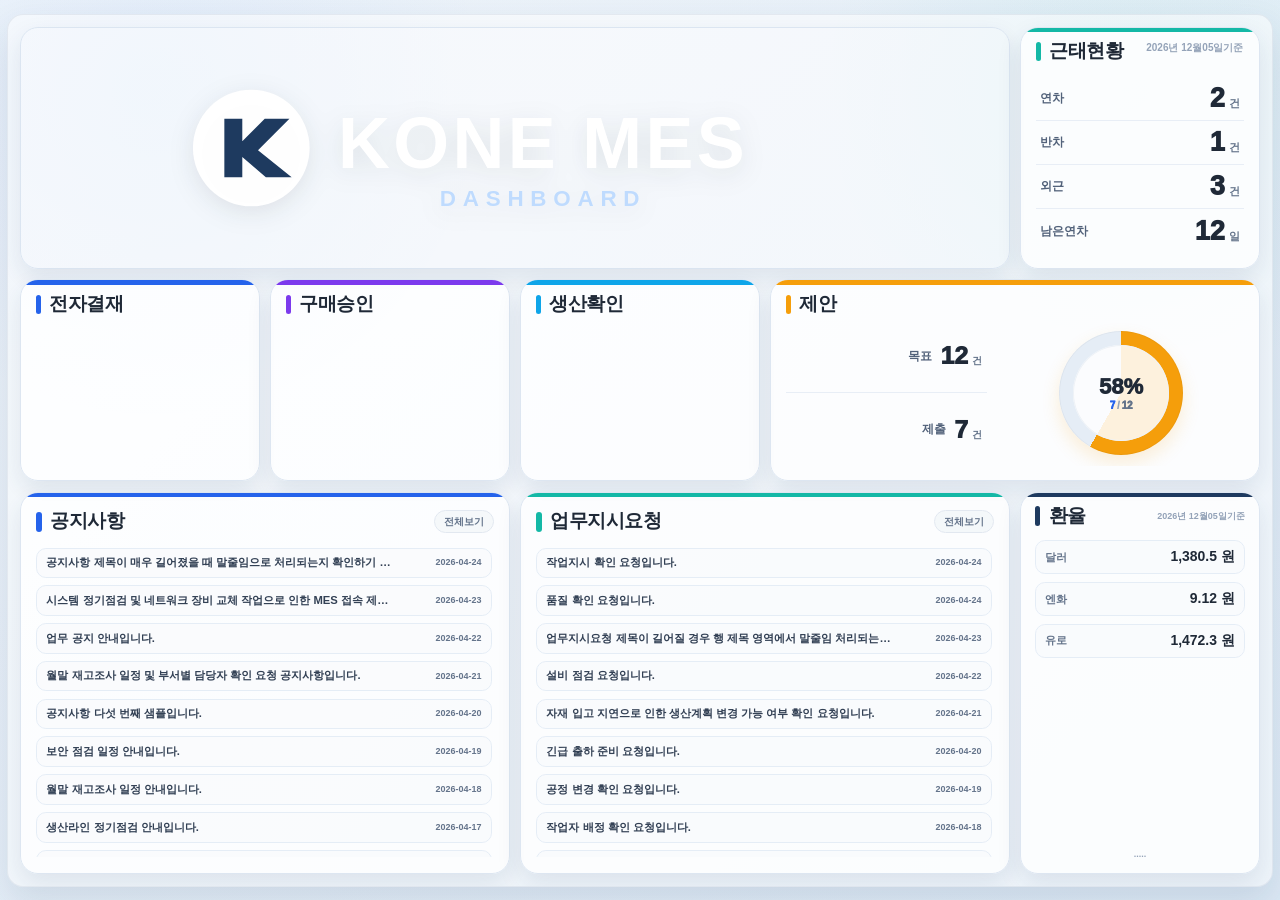
<file: index.html>
<!DOCTYPE html>
<html lang="ko" class="has-dashboard-bg ci-bg-missing">
<head>
    <meta charset="utf-8" />
    <meta name="viewport" content="width=device-width, initial-scale=1.0" />
    <title>MES Dashboard</title>
    <link rel="stylesheet" href="css/dashboard.css" />
</head>
<body>
    <div class="page">
        <main class="dashboard">
            <!--
                data-target 값은 C# WebMessageReceived의 target 값과 연결됩니다.
                예: data-target="REQUEST" → target == "REQUEST"
                값을 바꾸면 C# switch문도 같이 수정해야 합니다.
            -->
            <section class="box ci" data-target="CI">
                <img id="ciImage" class="ci-image" alt="CI" />
                <div id="ciTitle" class="ci-title"></div>
            </section>

            <section class="box attendance-card attendance" data-target="ATTENDANCE">
                <div class="card-title"></div>
                <div id="attendanceList" class="attendance-list"></div>
                <div class="card-foot"></div>
            </section>

            <section class="box metric-card approval1" data-target="APPROVAL_1">
                <div id="approvalTitle1" class="card-title"></div>
                <div id="approvalList1" class="metric-list single"></div>
                <div id="approvalFoot1" class="card-foot"></div>
            </section>

            <section class="box metric-card approval2" data-target="APPROVAL_2">
                <div id="approvalTitle2" class="card-title"></div>
                <div id="approvalList2" class="metric-list single"></div>
                <div id="approvalFoot2" class="card-foot"></div>
            </section>

            <section class="box metric-card approval3" data-target="APPROVAL_3">
                <div id="approvalTitle3" class="card-title"></div>
                <div id="approvalList3" class="metric-list single"></div>
                <div id="approvalFoot3" class="card-foot"></div>
            </section>

            <section class="box proposal-card proposal" data-target="PROPOSAL">
                <div class="card-title"></div>
                <div class="proposal-content">
                    <div class="proposal-info">
                        <div class="proposal-stat">
                            <div class="proposal-stat-label"></div>
                            <div class="proposal-stat-value">
                                <span id="proposalTargetCount">0</span>
                                <em>건</em>
                            </div>
                        </div>
                        <div class="proposal-stat">
                            <div class="proposal-stat-label"></div>
                            <div class="proposal-stat-value">
                                <span id="proposalSubmitCount">0</span>
                                <em>건</em>
                            </div>
                        </div>
                    </div>
                    <div class="proposal-chart-wrap">
                        <div id="proposalDonut" class="proposal-donut">
                            <div class="proposal-donut-inner">
                                <div id="proposalPercent" class="proposal-percent">0%</div>
                                <div id="proposalChartLabel" class="proposal-percent-label"></div>
                                <div id="proposalRatio" class="proposal-ratio">0 / 0</div>
                            </div>
                        </div>
                    </div>
                </div>
                <div class="card-foot proposal-foot"></div>
            </section>

            <section class="box board notice" data-target="NOTICE">
                <div class="board-header">
                    <div class="board-title"></div>
                    <button type="button" class="board-more" data-click-type="BOARD_MORE_CLICK" data-target="NOTICE">전체보기</button>
                </div>
                <div id="noticeList" class="board-list"></div>
                <div id="noticeFoot" class="board-foot card-foot"></div>
            </section>

            <section class="box board work-request" data-target="REQUEST">
                <div class="board-header">
                    <div class="board-title"></div>
                    <button type="button" class="board-more" data-click-type="BOARD_MORE_CLICK" data-target="REQUEST">전체보기</button>
                </div>
                <div id="workRequestList" class="board-list"></div>
                <div id="workRequestFoot" class="board-foot card-foot"></div>
            </section>

            <section class="box exchange" data-target="EXCHANGE_RATE">
                <div class="exchange-inner">
                    <div class="exchange-top">
                        <div class="exchange-title"></div>
                        <div id="exchangeBaseDate" class="exchange-date"></div>
                    </div>
                    <div id="exchangeRateList" class="rate-list"></div>
                    <div class="dots">.....</div>
                </div>
            </section>
        </main>
    </div>

    <script src="js/dashboard-app.js"></script>
    <script src="js/dashboard-fix.js"></script>
    <script src="js/sample-data.js"></script>
</body>
</html>
</file>
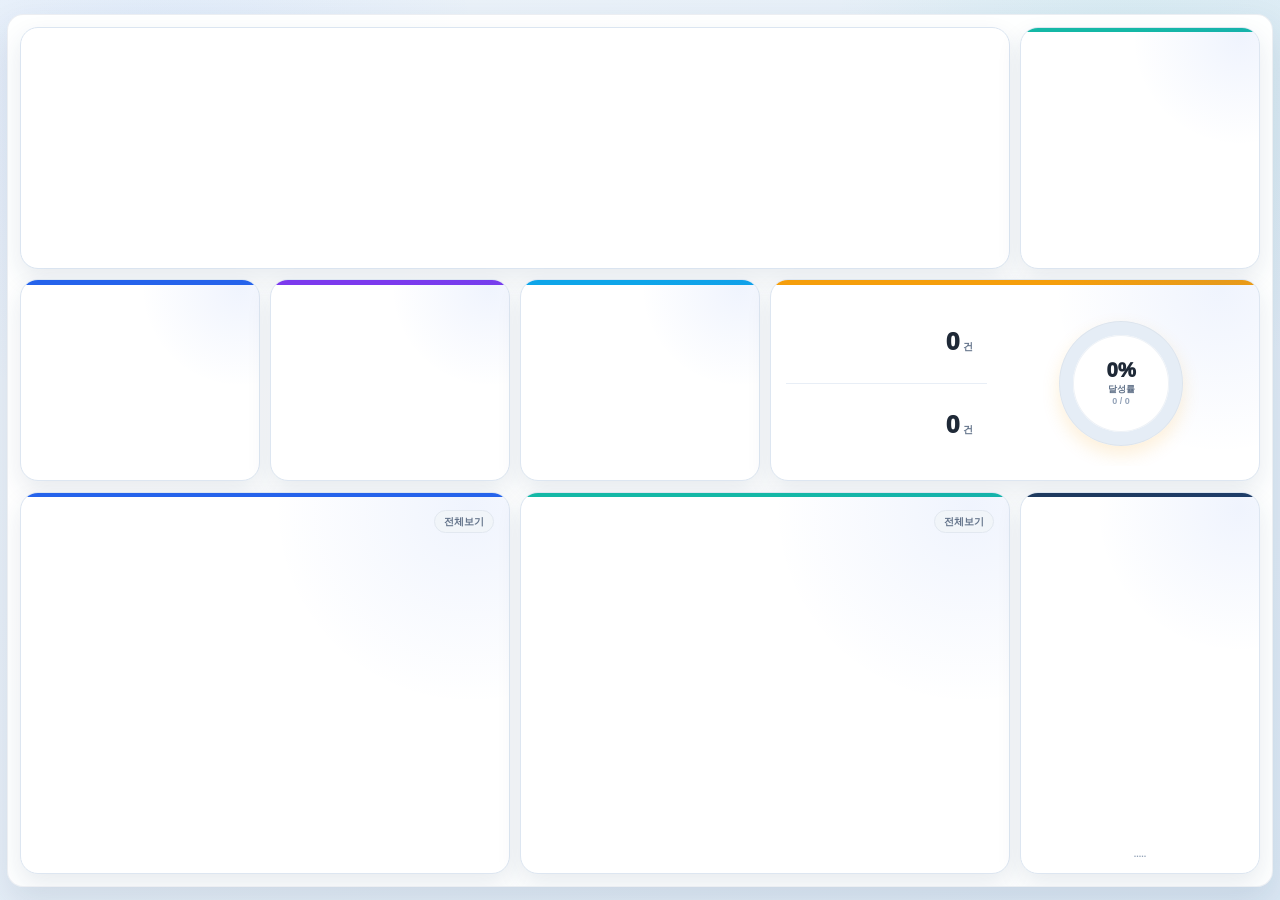
<file: standalone-resource.html>
<!DOCTYPE html>
<html lang="ko">
<head>
    <meta charset="utf-8" />
    <meta name="viewport" content="width=device-width, initial-scale=1.0" />
    <title>MES Dashboard Resource</title>

    <style>
        :root {
            --text: #1f2937;
            --sub: #64748b;
            --soft: #94a3b8;
            --card: #ffffff;
            --bd: #dde6f1;
            --navy: #1e3a5f;
            --blue: #2563eb;
            --sky: #0ea5e9;
            --teal: #14b8a6;
            --purple: #7c3aed;
            --amber: #f59e0b;
            --radius: 18px;
        }

        * {
            box-sizing: border-box;
        }

        html,
        body {
            width: 100%;
            height: 100%;
            margin: 0;
            overflow: hidden;
            font-family: "Malgun Gothic", "맑은 고딕", Arial, sans-serif;
            color: var(--text);
            background:
                radial-gradient(circle at 12% 10%, rgba(59, 130, 246, .08), transparent 24%),
                radial-gradient(circle at 88% 10%, rgba(20, 184, 166, .08), transparent 22%),
                linear-gradient(135deg, #eef4fa 0%, #dce9f5 100%);
        }

        .page {
            width: 100vw;
            height: 100vh;
            display: flex;
            align-items: center;
            justify-content: center;
            padding: clamp(4px, .8vmin, 10px);
        }

        .dashboard {
            width: min(99vw, 1560px);
            height: min(97vh, 980px);
            min-width: 760px;
            min-height: 500px;
            display: grid;
            grid-template-columns: repeat(5, minmax(0, 1fr));
            grid-template-rows: 1.32fr 1.10fr 2.08fr;
            gap: clamp(10px, 1.15vmin, 18px);
            padding: clamp(12px, 1.25vmin, 18px);
            background: rgba(255, 255, 255, .96);
            border: 1px solid rgba(148, 163, 184, .18);
            border-radius: clamp(16px, 1.8vmin, 22px);
            box-shadow: 0 16px 36px rgba(30, 58, 95, .12);
            overflow: hidden;
            position: relative;
        }

        .dashboard::before {
            display: none;
        }

        .box {
            position: relative;
            z-index: 1;
            overflow: hidden;
            cursor: pointer;
            user-select: none;
            background: var(--card);
            border: 1px solid var(--bd);
            border-radius: var(--radius);
            box-shadow: 0 10px 24px rgba(30, 58, 95, .10);
            transition: transform .14s ease, box-shadow .14s ease, border-color .14s ease;
        }

        .box:hover {
            transform: translateY(-3px);
            box-shadow: 0 16px 34px rgba(30, 58, 95, .16);
            border-color: rgba(37, 99, 235, .30);
        }

        .box::before {
            content: "";
            position: absolute;
            left: 0;
            top: 0;
            right: 0;
            height: clamp(4px, .55vmin, 7px);
            background: var(--accent, var(--blue));
            pointer-events: none;
        }

        .box::after {
            content: "";
            position: absolute;
            inset: 0;
            background: radial-gradient(circle at 92% 4%, rgba(37, 99, 235, .07), transparent 34%);
            pointer-events: none;
        }

        .box > * {
            position: relative;
            z-index: 1;
        }

        .card-title {
            display: flex;
            align-items: center;
            color: var(--sub);
            font-size: clamp(12px, 1.35vmin, 17px);
            font-weight: 900;
            line-height: 1;
            letter-spacing: -.4px;
        }

        .card-title::before {
            content: "";
            width: clamp(5px, .55vmin, 7px);
            height: clamp(13px, 1.45vmin, 18px);
            margin-right: clamp(6px, .75vmin, 9px);
            border-radius: 999px;
            background: var(--accent);
            flex: 0 0 auto;
        }

        .card-title:empty::before {
            display: none;
        }

        .card-foot {
            align-self: flex-start;
            color: var(--soft);
            font-size: clamp(10px, 1.05vmin, 13px);
            font-weight: 800;
            line-height: 1;
        }

        .ci {
            --accent: #60a5fa;
            grid-column: 1 / 5;
            grid-row: 1;
            display: flex;
            align-items: center;
            justify-content: center;
            padding: 8px 18px;
            background: #ffffff;
            border: 1px solid #dbe5f1;
            color: var(--navy);
        }

        .ci::before,
        .ci::after {
            display: none !important;
        }

        .ci-image {
            display: none;
            width: auto;
            height: 90%;
            max-width: 96%;
            max-height: 90%;
            object-fit: contain;
        }

        .ci-title {
            font-size: clamp(30px, 4.4vmin, 56px);
            font-weight: 900;
            color: var(--navy);
        }

        .ci-title:empty {
            display: none;
        }

        .ci.has-image .ci-title {
            display: none;
        }

        .ci.has-image .ci-image {
            display: block;
        }

        .attendance {
            --accent: var(--teal);
            grid-column: 5;
            grid-row: 1;
        }

        .approval1 {
            --accent: var(--blue);
            grid-column: 1;
            grid-row: 2;
        }

        .approval2 {
            --accent: var(--purple);
            grid-column: 2;
            grid-row: 2;
        }

        .approval3 {
            --accent: var(--sky);
            grid-column: 3;
            grid-row: 2;
        }

        .proposal {
            --accent: var(--amber);
            grid-column: 4 / 6;
            grid-row: 2;
        }

        .attendance-card,
        .metric-card,
        .proposal-card {
            display: flex;
            flex-direction: column;
            padding: clamp(12px, 1.6vmin, 20px);
        }

        .attendance-list,
        .metric-list {
            flex: 1;
            display: grid;
            grid-auto-rows: 1fr;
            gap: 0;
            min-height: 0;
            padding-top: clamp(4px, .7vmin, 9px);
            overflow-y: auto;
            scrollbar-width: none;
            -ms-overflow-style: none;
        }

        .attendance-list::-webkit-scrollbar,
        .metric-list::-webkit-scrollbar,
        .board-list::-webkit-scrollbar {
            display: none;
            width: 0;
            height: 0;
        }

        .attendance-row,
        .metric-row {
            display: grid;
            grid-template-columns: minmax(0, 1fr) auto;
            align-items: center;
            column-gap: clamp(8px, .95vmin, 14px);
            min-height: 0;
            padding: 0 clamp(2px, .5vmin, 7px);
            border-bottom: 1px solid #e8eef6;
        }

        .attendance-row:last-child,
        .metric-row:last-child {
            border-bottom: 0;
        }

        .attendance-name,
        .metric-label {
            color: #52627a;
            font-size: clamp(12px, 1.2vmin, 15px);
            font-weight: 900;
            white-space: nowrap;
            overflow: hidden;
            text-overflow: ellipsis;
        }

        .attendance-count-wrap,
        .metric-count-wrap {
            display: inline-flex;
            align-items: baseline;
            justify-content: flex-end;
            gap: clamp(3px, .45vmin, 6px);
            white-space: nowrap;
        }

        .attendance-count,
        .metric-count {
            font-size: clamp(21px, 3vmin, 36px);
            font-weight: 950;
            font-variant-numeric: tabular-nums;
        }

        .attendance-unit,
        .metric-row-unit {
            color: var(--sub);
            font-size: clamp(11px, 1.1vmin, 14px);
            font-weight: 900;
        }

        .metric-list.single {
            display: flex;
            align-items: center;
            justify-content: center;
        }

        .metric-list.single .metric-row {
            display: flex;
            justify-content: center;
            align-items: center;
            border-bottom: 0;
            width: 100%;
            min-height: 100%;
        }

        .metric-list.single .metric-label {
            display: none;
        }

        .metric-list.single .metric-count {
            font-size: clamp(34px, 5.2vmin, 64px);
            letter-spacing: -.05em;
        }

        .metric-list.single .metric-row-unit {
            font-size: clamp(13px, 1.55vmin, 20px);
        }

        .proposal-content {
            flex: 1;
            display: grid;
            grid-template-columns: .9fr 1.1fr;
            align-items: stretch;
            gap: clamp(10px, 1.15vmin, 16px);
            min-height: 0;
            padding-top: clamp(5px, .75vmin, 10px);
            overflow: hidden;
        }

        .proposal-info {
            display: grid;
            grid-template-rows: 1fr 1fr;
            gap: 0;
            height: 100%;
            min-height: 0;
        }

        .proposal-stat {
            display: grid;
            grid-template-columns: auto auto;
            justify-content: end;
            align-items: center;
            column-gap: clamp(8px, .95vmin, 14px);
            border-bottom: 1px solid #e8eef6;
            padding: 0 clamp(2px, .6vmin, 8px);
        }

        .proposal-stat:last-child {
            border-bottom: 0;
        }

        .proposal-stat-label {
            color: #52627a;
            font-size: clamp(12px, 1.25vmin, 16px);
            font-weight: 950;
        }

        .proposal-stat-label:empty {
            display: none;
        }

        .proposal-stat-value {
            display: inline-flex;
            align-items: baseline;
            gap: clamp(3px, .45vmin, 6px);
            font-size: clamp(22px, 2.75vmin, 38px);
            font-weight: 950;
        }

        .proposal-stat-value em {
            color: var(--sub);
            font-size: clamp(10px, 1.15vmin, 15px);
            font-style: normal;
            font-weight: 900;
        }

        .proposal-chart-wrap {
            height: 100%;
            display: flex;
            align-items: center;
            justify-content: center;
            overflow: hidden;
        }

        .proposal-donut {
            --rate: 0%;
            height: min(100%, clamp(96px, 13.8vmin, 172px));
            width: auto;
            max-width: 100%;
            aspect-ratio: 1 / 1;
            position: relative;
            border-radius: 50%;
            background: conic-gradient(var(--amber) 0 var(--rate), #e5edf6 var(--rate) 100%);
            box-shadow: inset 0 0 0 1px rgba(15, 23, 42, .04), 0 8px 18px rgba(245, 158, 11, .16);
        }

        .proposal-donut::after {
            content: "";
            position: absolute;
            inset: clamp(12px, 1.55vmin, 20px);
            border-radius: 50%;
            background: #ffffff;
            box-shadow: inset 0 0 0 1px #eef2f7;
        }

        .proposal-donut-inner {
            position: absolute;
            inset: 0;
            z-index: 1;
            display: flex;
            flex-direction: column;
            align-items: center;
            justify-content: center;
            line-height: 1.05;
        }

        .proposal-percent {
            font-size: clamp(18px, 2.25vmin, 30px);
            font-weight: 950;
        }

        .proposal-percent-label,
        .proposal-ratio {
            margin-top: clamp(2px, .35vmin, 4px);
            color: var(--sub);
            font-size: clamp(9px, .95vmin, 12px);
            font-weight: 900;
        }

        .proposal-ratio {
            color: var(--soft);
        }

        .notice {
            --accent: var(--blue);
            grid-column: 1 / 3;
            grid-row: 3;
        }

        .work-request {
            --accent: var(--teal);
            grid-column: 3 / 5;
            grid-row: 3;
        }

        .board {
            display: flex;
            flex-direction: column;
            min-height: 0;
            padding: clamp(13px, 1.7vmin, 20px);
        }

        .board-header {
            display: flex;
            align-items: center;
            height: clamp(28px, 3vmin, 38px);
            margin-bottom: clamp(10px, 1.3vmin, 15px);
            gap: clamp(8px, 1vmin, 12px);
        }

        .board-header .board-title {
            flex: 1 1 auto;
            min-width: 0;
            color: var(--text);
            font-size: clamp(18px, 2.1vmin, 28px);
            font-weight: 900;
            line-height: 1;
            display: flex;
            align-items: center;
        }

        .board-title::before,
        .exchange-title::before {
            content: "";
            width: clamp(5px, .6vmin, 7px);
            height: clamp(19px, 2.15vmin, 28px);
            margin-right: clamp(8px, .9vmin, 12px);
            border-radius: 999px;
            background: var(--accent);
            flex: 0 0 auto;
        }

        .board-title:empty::before,
        .exchange-title:empty::before {
            display: none;
        }

        .board-more {
            flex: 0 0 auto;
            display: inline-flex;
            align-items: center;
            justify-content: center;
            padding: clamp(5px, .6vmin, 7px) clamp(9px, 1vmin, 12px);
            border-radius: 999px;
            border: 1px solid #e2e8f0;
            background: #f1f5f9;
            color: var(--sub);
            font-family: inherit;
            font-size: clamp(10px, 1vmin, 12px);
            font-weight: 800;
            line-height: 1;
            cursor: pointer;
        }

        .board-more:hover {
            background: #eaf2ff;
            border-color: #bfdbfe;
            color: var(--blue);
        }

        .board-list {
            flex: 1;
            min-height: 0;
            display: flex;
            flex-direction: column;
            gap: clamp(6px, .8vmin, 10px);
            overflow-y: auto;
            overflow-x: hidden;
            scrollbar-width: none;
            -ms-overflow-style: none;
            padding-right: 2px;
        }

        .board-row {
            flex: 0 0 auto;
            display: grid;
            grid-template-columns: minmax(0, 1fr) clamp(82px, 7.4vmin, 104px);
            align-items: center;
            min-height: clamp(30px, 3.4vmin, 42px);
            padding: 0 clamp(9px, 1vmin, 13px);
            border: 1px solid #e5edf6;
            border-radius: clamp(9px, 1.1vmin, 13px);
            background: #f8fafc;
            font-size: clamp(11px, 1.25vmin, 15px);
            line-height: 1.2;
            cursor: pointer;
        }

        .board-row:hover {
            background: #eef6ff;
            border-color: #bfdbfe;
            transform: translateX(2px);
        }

        .board-row-title {
            min-width: 0;
            overflow: hidden;
            white-space: nowrap;
            text-overflow: ellipsis;
            padding-right: clamp(6px, .8vmin, 10px);
            font-weight: 800;
            color: #334155;
        }

        .board-row-date {
            text-align: right;
            color: #64748b;
            font-size: clamp(9px, .95vmin, 12px);
            font-weight: 800;
            white-space: nowrap;
            line-height: 1;
            font-variant-numeric: tabular-nums;
        }

        .exchange {
            --accent: var(--navy);
            grid-column: 5;
            grid-row: 3;
        }

        .exchange-inner {
            height: 100%;
            display: flex;
            flex-direction: column;
            padding: clamp(13px, 1.55vmin, 19px);
        }

        .exchange-top {
            display: grid;
            grid-template-columns: auto minmax(0, 1fr);
            align-items: center;
            margin-bottom: clamp(12px, 1.6vmin, 18px);
            column-gap: clamp(6px, .8vmin, 10px);
        }

        .exchange-title {
            display: flex;
            align-items: center;
            font-size: clamp(17px, 2vmin, 24px);
            font-weight: 900;
            white-space: nowrap;
        }

        .rate-list {
            display: flex;
            flex-direction: column;
            gap: clamp(6px, .85vmin, 10px);
        }

        .rate-list div {
            display: grid;
            grid-template-columns: clamp(34px, 3.8vmin, 48px) minmax(0, 1fr);
            align-items: center;
            min-height: clamp(32px, 3.8vmin, 46px);
            padding: 0 clamp(8px, 1vmin, 12px);
            border-radius: clamp(9px, 1.1vmin, 13px);
            background: #f8fafc;
            border: 1px solid #e5edf6;
            column-gap: clamp(8px, 1vmin, 12px);
        }

        .rate-name {
            overflow: hidden;
            white-space: nowrap;
            text-overflow: ellipsis;
            color: var(--sub);
            font-size: clamp(11px, 1.15vmin, 14px);
            font-weight: 900;
        }

        .rate-value {
            text-align: right;
            font-size: clamp(13px, 1.55vmin, 18px);
            font-weight: 900;
            white-space: nowrap;
            font-variant-numeric: tabular-nums;
        }

        .exchange-date,
        .dots {
            color: var(--soft);
            font-size: clamp(9px, 1vmin, 12px);
            font-weight: 800;
            text-align: center;
        }

        .exchange-date {
            justify-self: end;
            white-space: nowrap;
            overflow: hidden;
            text-overflow: ellipsis;
        }

        .dots {
            margin-top: auto;
        }
    </style>
</head>
<body>
    <div class="page">
        <main class="dashboard">
            <section class="box ci" data-target="CI">
                <img id="ciImage" class="ci-image" alt="CI" />
                <div id="ciTitle" class="ci-title"></div>
            </section>

            <section class="box attendance-card attendance" data-target="ATTENDANCE">
                <div class="card-title"></div>
                <div id="attendanceList" class="attendance-list"></div>
                <div class="card-foot"></div>
            </section>

            <section class="box metric-card approval1" data-target="APPROVAL_1">
                <div id="approvalTitle1" class="card-title"></div>
                <div id="approvalList1" class="metric-list single"></div>
                <div id="approvalFoot1" class="card-foot"></div>
            </section>

            <section class="box metric-card approval2" data-target="APPROVAL_2">
                <div id="approvalTitle2" class="card-title"></div>
                <div id="approvalList2" class="metric-list single"></div>
                <div id="approvalFoot2" class="card-foot"></div>
            </section>

            <section class="box metric-card approval3" data-target="APPROVAL_3">
                <div id="approvalTitle3" class="card-title"></div>
                <div id="approvalList3" class="metric-list single"></div>
                <div id="approvalFoot3" class="card-foot"></div>
            </section>

            <section class="box proposal-card proposal" data-target="PROPOSAL">
                <div class="card-title"></div>
                <div class="proposal-content">
                    <div class="proposal-info">
                        <div class="proposal-stat"><div class="proposal-stat-label"></div><div class="proposal-stat-value"><span id="proposalTargetCount">0</span><em>건</em></div></div>
                        <div class="proposal-stat"><div class="proposal-stat-label"></div><div class="proposal-stat-value"><span id="proposalSubmitCount">0</span><em>건</em></div></div>
                    </div>
                    <div class="proposal-chart-wrap">
                        <div id="proposalDonut" class="proposal-donut">
                            <div class="proposal-donut-inner">
                                <div id="proposalPercent" class="proposal-percent">0%</div>
                                <div class="proposal-percent-label">달성률</div>
                                <div id="proposalRatio" class="proposal-ratio">0 / 0</div>
                            </div>
                        </div>
                    </div>
                </div>
            </section>

            <section class="box board notice" data-target="NOTICE"><div class="board-header"><div class="board-title"></div><button type="button" class="board-more" data-click-type="BOARD_MORE_CLICK" data-target="NOTICE">전체보기</button></div><div id="noticeList" class="board-list"></div></section>
            <section class="box board work-request" data-target="WORK_REQUEST"><div class="board-header"><div class="board-title"></div><button type="button" class="board-more" data-click-type="BOARD_MORE_CLICK" data-target="WORK_REQUEST">전체보기</button></div><div id="workRequestList" class="board-list"></div></section>
            <section class="box exchange" data-target="EXCHANGE_RATE"><div class="exchange-inner"><div class="exchange-top"><div class="exchange-title"></div><div id="exchangeBaseDate" class="exchange-date"></div></div><div id="exchangeRateList" class="rate-list"></div><div class="dots">.....</div></div></section>
        </main>
    </div>

    <script>
        function postMessageToHost(message) {
            if (window.chrome && window.chrome.webview) {
                window.chrome.webview.postMessage(message);
                return;
            }
            console.log(message);
        }

        const dashboardConfig = { approvalItems: [{}, {}, {}] };

        document.addEventListener('click', function (e) {
            const actionElement = e.target.closest('[data-click-type]');
            if (actionElement) {
                e.stopPropagation();
                postMessageToHost({ type: actionElement.dataset.clickType, target: actionElement.dataset.target || '' });
                return;
            }

            const targetElement = e.target.closest('[data-target]');
            if (targetElement) {
                postMessageToHost({ type: 'DASHBOARD_BOX_CLICK', target: targetElement.dataset.target || '' });
            }
        });

        function setText(id, value) {
            const element = document.getElementById(id);
            if (element && value != null) element.innerText = value;
        }

        function setTextBySelector(selector, value) {
            const element = document.querySelector(selector);
            if (element && value != null) element.innerText = value;
        }

        function escapeHtml(value) {
            return String(value ?? '')
                .replaceAll('&', '&amp;')
                .replaceAll('<', '&lt;')
                .replaceAll('>', '&gt;')
                .replaceAll('"', '&quot;')
                .replaceAll("'", '&#039;');
        }

        function getField(row, fieldName, fallbackNames) {
            if (!row) return '';
            if (fieldName && row[fieldName] != null) return row[fieldName];
            for (const fallbackName of fallbackNames || []) {
                if (row[fallbackName] != null) return row[fallbackName];
            }
            return '';
        }

        function formatDate(value) {
            const text = String(value ?? '').trim();
            if (/^\d{8}$/.test(text)) return text.slice(0, 4) + '-' + text.slice(4, 6) + '-' + text.slice(6, 8);
            if (text.length >= 10 && text[4] === '-' && text[7] === '-') return text.slice(0, 10);
            return text;
        }

        function getTodayText() {
            const date = new Date();
            return date.getFullYear() + '년 ' + String(date.getMonth() + 1).padStart(2, '0') + '월' + String(date.getDate()).padStart(2, '0') + '일기준';
        }

        function toNumber(value) {
            const number = Number(value ?? 0);
            return isNaN(number) ? 0 : number;
        }

        function formatCount(value) {
            const number = Number(String(value ?? '').replaceAll(',', ''));
            return !isNaN(number) ? number.toLocaleString() : String(value ?? '0');
        }

        function formatRate(value, unit) {
            const text = String(value ?? '').trim();
            const unitText = String(unit ?? '').trim();
            if (!text) return '-';
            const number = Number(text.replaceAll(',', ''));
            const displayValue = !isNaN(number) ? number.toLocaleString(undefined, { maximumFractionDigits: 4 }) : text;
            return displayValue + (unitText ? ' ' + unitText : '');
        }

        function setCiImage(url) {
            const ci = document.querySelector('.ci');
            const image = document.getElementById('ciImage');
            if (!ci || !image) return;

            image.onload = null;
            image.onerror = null;
            ci.classList.remove('has-image');
            image.removeAttribute('src');

            const src = String(url || '').trim();
            if (!src) return;

            image.onload = function () { ci.classList.add('has-image'); };
            image.onerror = function () { image.removeAttribute('src'); ci.classList.remove('has-image'); };
            image.src = src;
        }

        function getMetricRows(model) {
            const data = model || {};
            const source = data.items ?? data.metrics ?? data.values;
            if (Array.isArray(source)) {
                return source.map(function (item) {
                    return {
                        label: item.label ?? item.title ?? item.name ?? item.GUBUNNM ?? '',
                        count: item.count ?? item.Count ?? item.CNT ?? 0,
                        unit: item.unit ?? item.Unit ?? item.UNIT ?? '건'
                    };
                });
            }
            return [{ label: data.label ?? data.title ?? '', count: data.count ?? data.Count ?? 0, unit: data.unit ?? data.Unit ?? '건' }];
        }

        function renderMetricList(index, model) {
            const list = document.getElementById('approvalList' + index);
            if (!list) return;

            const rows = getMetricRows(model);
            const isSingle = rows.length <= 1 && !rows[0].label;
            list.className = 'metric-list' + (isSingle ? ' single' : '');
            list.innerHTML = '';

            rows.slice(0, 5).forEach(function (row) {
                const item = document.createElement('div');
                item.className = 'metric-row';
                item.innerHTML = '<div class="metric-label">' + escapeHtml(row.label) + '</div>' +
                    '<div class="metric-count-wrap"><span class="metric-count">' + escapeHtml(formatCount(row.count)) + '</span><span class="metric-row-unit">' + escapeHtml(row.unit || '건') + '</span></div>';
                list.appendChild(item);
            });
        }

        function applyStaticText() {
            setText('ciTitle', dashboardConfig.ciTitle || '');
            setCiImage(dashboardConfig.ciImageUrl);
            setTextBySelector('.attendance .card-title', dashboardConfig.attendanceTitle);
            setTextBySelector('.attendance .card-foot', getTodayText());
            for (let i = 0; i < 3; i++) {
                setText('approvalTitle' + (i + 1), dashboardConfig.approvalItems[i].title || '');
                setText('approvalFoot' + (i + 1), dashboardConfig.approvalItems[i].foot || '');
            }
            setTextBySelector('.proposal .card-title', dashboardConfig.proposalTitle);
            setTextBySelector('.proposal-stat:nth-child(1) .proposal-stat-label', dashboardConfig.proposalTargetLabel);
            setTextBySelector('.proposal-stat:nth-child(2) .proposal-stat-label', dashboardConfig.proposalSubmitLabel);
            setTextBySelector('.notice .board-title', dashboardConfig.noticeTitle);
            setTextBySelector('.work-request .board-title', dashboardConfig.workRequestTitle);
            setTextBySelector('.exchange-title', dashboardConfig.exchangeTitle);
        }

        function hasMetricValue(model) {
            return model && (model.items || model.metrics || model.values || model.count != null);
        }

        function configureDashboard(model) {
            Object.assign(dashboardConfig, model || {});
            if (model && Array.isArray(model.approvalItems)) {
                for (let i = 0; i < Math.min(3, model.approvalItems.length); i++) {
                    dashboardConfig.approvalItems[i] = Object.assign(dashboardConfig.approvalItems[i], model.approvalItems[i]);
                    if (hasMetricValue(model.approvalItems[i])) renderMetricList(i + 1, model.approvalItems[i]);
                }
            }
            applyStaticText();
        }

        function configureDashboardCi(model) {
            model = model || {};
            dashboardConfig.ciTitle = model.ciTitle ?? model.title ?? dashboardConfig.ciTitle;
            dashboardConfig.ciImageUrl = model.ciImageUrl ?? model.imageUrl ?? dashboardConfig.ciImageUrl;
            applyStaticText();
        }

        function configureDashboardAttendance(model) {
            dashboardConfig.attendanceTitle = model?.attendanceTitle ?? model?.title ?? dashboardConfig.attendanceTitle;
            applyStaticText();
        }

        function configureDashboardApproval(indexOrItems, model) {
            if (Array.isArray(indexOrItems)) {
                for (let i = 0; i < Math.min(3, indexOrItems.length); i++) {
                    dashboardConfig.approvalItems[i] = Object.assign(dashboardConfig.approvalItems[i], indexOrItems[i]);
                    if (hasMetricValue(indexOrItems[i])) renderMetricList(i + 1, indexOrItems[i]);
                }
                applyStaticText();
                return;
            }

            const index = Number(indexOrItems) - 1;
            if (index < 0 || index > 2) return;
            dashboardConfig.approvalItems[index] = Object.assign(dashboardConfig.approvalItems[index], model || {});
            if (hasMetricValue(model)) renderMetricList(index + 1, model);
            applyStaticText();
        }

        function configureDashboardProposal(model) {
            model = model || {};
            dashboardConfig.proposalTitle = model.proposalTitle ?? model.title ?? dashboardConfig.proposalTitle;
            dashboardConfig.proposalTargetLabel = model.proposalTargetLabel ?? model.targetLabel ?? dashboardConfig.proposalTargetLabel;
            dashboardConfig.proposalSubmitLabel = model.proposalSubmitLabel ?? model.submitLabel ?? dashboardConfig.proposalSubmitLabel;
            applyStaticText();
        }

        function configureDashboardBoard(type, model) {
            type = String(type || '').toUpperCase();
            if (type === 'NOTICE') dashboardConfig.noticeTitle = model?.title ?? dashboardConfig.noticeTitle;
            if (type === 'WORK_REQUEST') dashboardConfig.workRequestTitle = model?.title ?? dashboardConfig.workRequestTitle;
            applyStaticText();
        }

        function configureDashboardExchange(model) {
            dashboardConfig.exchangeTitle = model?.exchangeTitle ?? model?.title ?? dashboardConfig.exchangeTitle;
            applyStaticText();
        }

        function renderDashboardApproval(index, model) {
            const idx = Number(index);
            if (idx < 1 || idx > 3) return;
            renderMetricList(idx, model);
        }

        function renderDashboardAttendance(model) {
            model = model || {};
            const fieldMap = model.fieldMap ?? model.attendanceFieldMap ?? { name: 'GUBUNNM', count: 'CNT', unit: 'UNIT' };
            const rows = model.items ?? model.attendanceItems ?? [];
            const list = document.getElementById('attendanceList');
            list.innerHTML = '';
            rows.forEach(function (row) {
                const item = document.createElement('div');
                item.className = 'attendance-row';
                item.innerHTML = '<div class="attendance-name">' + escapeHtml(getField(row, fieldMap.name, ['name', 'Name', 'GUBUNNM'])) + '</div>' +
                    '<div class="attendance-count-wrap"><span class="attendance-count">' + escapeHtml(formatCount(getField(row, fieldMap.count, ['count', 'Count', 'CNT']))) + '</span><span class="attendance-unit">' + escapeHtml(getField(row, fieldMap.unit, ['unit', 'Unit', 'UNIT']) || '건') + '</span></div>';
                list.appendChild(item);
            });
        }

        function renderDashboardProposal(model) {
            model = model || {};
            const target = toNumber(model.targetCount ?? model.proposalTargetCount);
            const submit = toNumber(model.submitCount ?? model.proposalSubmitCount);
            const percent = target > 0 ? submit / target * 100 : 0;
            setText('proposalTargetCount', target);
            setText('proposalSubmitCount', submit);
            setText('proposalPercent', Math.round(percent) + '%');
            setText('proposalRatio', submit + ' / ' + target);
            const donut = document.getElementById('proposalDonut');
            if (donut) donut.style.setProperty('--rate', Math.max(0, Math.min(percent, 100)) + '%');
        }

        function renderDashboardBoard(type, model) {
            type = String(type || '').toUpperCase();
            model = model || {};
            const listId = type === 'WORK_REQUEST' ? 'workRequestList' : 'noticeList';
            const messageType = type === 'WORK_REQUEST' ? 'WORK_REQUEST_DETAIL' : 'NOTICE_DETAIL';
            const fieldMap = model.fieldMap ?? { key: type === 'WORK_REQUEST' ? 'REQNO' : 'SEQ', title: 'TITLE', writer: 'WRITER', date: type === 'WORK_REQUEST' ? 'REQDT' : 'WRTDT' };
            const rows = model.items ?? [];
            const list = document.getElementById(listId);
            list.innerHTML = '';
            rows.forEach(function (row) {
                const key = getField(row, fieldMap.key, ['key', 'Key', 'SEQ', 'REQNO']);
                const title = getField(row, fieldMap.title, ['title', 'Title', 'TITLE', 'SUBJECT']) || '(제목 없음)';
                const writer = getField(row, fieldMap.writer, ['writer', 'Writer', 'WRITER', 'USERNM']);
                const date = formatDate(getField(row, fieldMap.date, ['date', 'Date', 'WRTDT', 'REQDT', 'REGDT']));
                const item = document.createElement('div');
                item.className = 'board-row';
                item.title = writer ? title + ' / ' + writer : title;
                item.onclick = function (e) { e.stopPropagation(); postMessageToHost({ 입력: messageType, key, title, writer, date, row }); };
                item.innerHTML = '<div class="board-row-title">' + escapeHtml(title) + '</div><div class="board-row-date">' + escapeHtml(date) + '</div>';
                list.appendChild(item);
            });
        }

        function renderDashboardExchange(model) {
            model = model || {};
            const fieldMap = model.fieldMap ?? { name: 'CURRNM', value: 'RATE', unit: 'UNIT', date: 'BASISDT' };
            const rows = model.items ?? [];
            const list = document.getElementById('exchangeRateList');
            list.innerHTML = '';
            setText('exchangeBaseDate', getTodayText());
            rows.slice(0, 4).forEach(function (row) {
                const item = document.createElement('div');
                item.innerHTML = '<span class="rate-name">' + escapeHtml(getField(row, fieldMap.name, ['name', 'Name', 'CURRNM'])) + '</span>' +
                    '<span class="rate-value">' + escapeHtml(formatRate(getField(row, fieldMap.value, ['value', 'Value', 'RATE']), getField(row, fieldMap.unit, ['unit', 'Unit', 'UNIT']))) + '</span>';
                list.appendChild(item);
            });
        }

        function renderDashboardValues(model) {
            model = model || {};
            renderDashboardAttendance({ fieldMap: model.attendanceFieldMap, items: model.attendanceItems || [] });
            (model.approvalItems || []).forEach(function (item, index) { renderDashboardApproval(index + 1, item); });
            renderDashboardProposal({ targetCount: model.proposalTargetCount, submitCount: model.proposalSubmitCount });
            renderDashboardBoard('NOTICE', { fieldMap: model.noticeFieldMap, items: model.notices || [] });
            renderDashboardBoard('WORK_REQUEST', { fieldMap: model.workRequestFieldMap, items: model.workRequests || [] });
            renderDashboardExchange({ fieldMap: model.exchangeFieldMap, items: model.exchangeRates || [] });
        }

        window.configureDashboard = configureDashboard;
        window.configureDashboardCi = configureDashboardCi;
        window.configureDashboardAttendance = configureDashboardAttendance;
        window.configureDashboardApproval = configureDashboardApproval;
        window.configureDashboardProposal = configureDashboardProposal;
        window.configureDashboardBoard = configureDashboardBoard;
        window.configureDashboardExchange = configureDashboardExchange;
        window.renderDashboardValues = renderDashboardValues;
        window.renderDashboardApproval = renderDashboardApproval;
        window.renderDashboardApproval1 = function (model) { renderDashboardApproval(1, model); };
        window.renderDashboardApproval2 = function (model) { renderDashboardApproval(2, model); };
        window.renderDashboardApproval3 = function (model) { renderDashboardApproval(3, model); };
        window.renderDashboardAttendance = renderDashboardAttendance;
        window.renderDashboardProposal = renderDashboardProposal;
        window.renderDashboardBoard = renderDashboardBoard;
        window.renderDashboardExchange = renderDashboardExchange;
    </script>
</body>
</html>
</file>
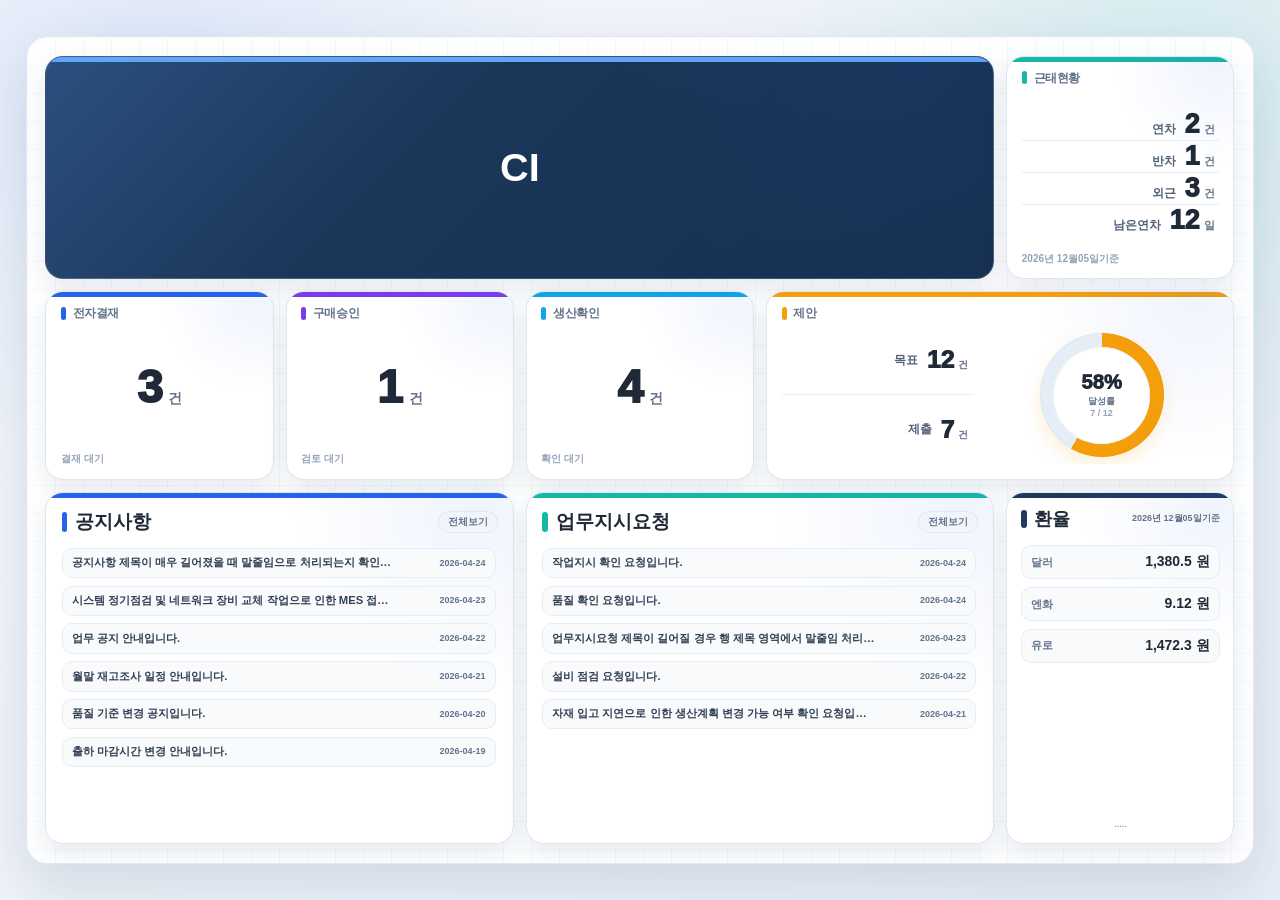
<file: standalone.html>
<!DOCTYPE html>
<html lang="ko">
<head>
<meta charset="utf-8" />
<meta name="viewport" content="width=device-width, initial-scale=1.0" />
<title>MES Dashboard Standalone</title>
<style>
:root{--bg1:#f4f7fb;--bg2:#e8eef7;--panel:rgba(255,255,255,.94);--card:#fff;--bd:#dde6f1;--text:#1f2937;--sub:#64748b;--soft:#94a3b8;--navy:#1e3a5f;--blue:#2563eb;--sky:#0ea5e9;--teal:#14b8a6;--purple:#7c3aed;--amber:#f59e0b;--shadow:0 22px 55px rgba(30,58,95,.14);--cardShadow:0 10px 24px rgba(30,58,95,.10);--hover:0 16px 34px rgba(30,58,95,.16);--radius:18px}*{box-sizing:border-box}html,body{width:100%;height:100%;margin:0;overflow:hidden;font-family:"Malgun Gothic","맑은 고딕",Arial,sans-serif;color:var(--text);background:radial-gradient(circle at 12% 8%,rgba(37,99,235,.10),transparent 30%),radial-gradient(circle at 90% 12%,rgba(20,184,166,.12),transparent 28%),linear-gradient(135deg,var(--bg1),var(--bg2))}.page{width:100vw;height:100vh;display:flex;align-items:center;justify-content:center;padding:clamp(10px,2.2vmin,28px)}.dashboard{width:min(96vw,1440px);height:min(92vh,940px);min-width:760px;min-height:500px;display:grid;grid-template-columns:repeat(5,minmax(0,1fr));grid-template-rows:1.28fr 1.08fr 2.02fr;gap:clamp(10px,1.35vmin,22px);padding:clamp(14px,2.1vmin,30px);background:var(--panel);border:1px solid rgba(148,163,184,.24);border-radius:clamp(18px,2.4vmin,26px);box-shadow:var(--shadow);overflow:hidden;position:relative}.dashboard:before{content:"";position:absolute;inset:0;background:linear-gradient(90deg,rgba(30,58,95,.035) 1px,transparent 1px),linear-gradient(180deg,rgba(30,58,95,.035) 1px,transparent 1px);background-size:28px 28px;pointer-events:none}.box{position:relative;z-index:1;overflow:hidden;cursor:pointer;user-select:none;background:var(--card);border:1px solid var(--bd);border-radius:var(--radius);box-shadow:var(--cardShadow);transition:transform .14s ease,box-shadow .14s ease,border-color .14s ease}.box:hover{transform:translateY(-3px);box-shadow:var(--hover);border-color:rgba(37,99,235,.3)}.box:before{content:"";position:absolute;left:0;top:0;right:0;height:clamp(4px,.55vmin,7px);background:var(--accent,var(--blue));pointer-events:none}.box:after{content:"";position:absolute;inset:0;background:radial-gradient(circle at 92% 4%,rgba(37,99,235,.07),transparent 34%);pointer-events:none}.box>*{position:relative;z-index:1}.card-title{display:flex;align-items:center;color:var(--sub);font-size:clamp(12px,1.35vmin,17px);font-weight:900;line-height:1;letter-spacing:-.4px}.card-title:before{content:"";width:clamp(5px,.55vmin,7px);height:clamp(13px,1.45vmin,18px);margin-right:clamp(6px,.75vmin,9px);border-radius:999px;background:var(--accent);flex:0 0 auto}.card-foot{align-self:flex-start;color:var(--soft);font-size:clamp(10px,1.05vmin,13px);font-weight:800;line-height:1}.ci{--accent:#60a5fa;grid-column:1/5;grid-row:1;display:flex;align-items:center;justify-content:center;padding:clamp(16px,2vmin,28px);color:#fff;background:linear-gradient(135deg,rgba(96,165,250,.20),transparent 40%),linear-gradient(135deg,#1e3a5f,#16304f);border-color:rgba(255,255,255,.16)}.ci-image{max-width:82%;max-height:clamp(64px,9.4vmin,112px);object-fit:contain;display:none}.ci-title{font-size:clamp(30px,4.4vmin,56px);font-weight:900}.ci.has-image .ci-title{display:none}.ci.has-image .ci-image{display:block}.attendance{--accent:var(--teal);grid-column:5;grid-row:1}.attendance-card,.metric-card,.proposal-card{display:flex;flex-direction:column;padding:clamp(12px,1.6vmin,20px)}.attendance-list{flex:1;display:flex;flex-direction:column;justify-content:center;gap:0;min-height:0;padding-top:clamp(4px,.7vmin,9px);overflow-y:auto;scrollbar-width:none;-ms-overflow-style:none}.attendance-list::-webkit-scrollbar,.board-list::-webkit-scrollbar{display:none;width:0;height:0}.attendance-row{display:grid;grid-template-columns:auto auto;justify-content:end;align-items:baseline;column-gap:clamp(8px,.95vmin,14px);min-height:clamp(26px,3.15vmin,39px);padding:0 clamp(2px,.5vmin,7px);border-bottom:1px solid #e8eef6}.attendance-row:last-child{border-bottom:0}.attendance-name{color:#52627a;font-size:clamp(12px,1.2vmin,15px);font-weight:900;white-space:nowrap;overflow:hidden;text-overflow:ellipsis}.attendance-count-wrap{display:inline-flex;align-items:baseline;gap:clamp(3px,.45vmin,6px);white-space:nowrap}.attendance-count{font-size:clamp(21px,3vmin,36px);font-weight:950;font-variant-numeric:tabular-nums}.attendance-unit{color:var(--sub);font-size:clamp(11px,1.1vmin,14px);font-weight:900}.approval1{--accent:var(--blue);grid-column:1;grid-row:2}.approval2{--accent:var(--purple);grid-column:2;grid-row:2}.approval3{--accent:var(--sky);grid-column:3;grid-row:2}.metric-body{flex:1;display:flex;align-items:center;justify-content:center;min-height:0}.metric-value-wrap{display:inline-flex;align-items:baseline;gap:clamp(7px,.9vmin,12px);line-height:1}.metric-value{font-size:clamp(34px,5.2vmin,64px);font-weight:950;letter-spacing:-.05em}.metric-unit{color:var(--sub);font-size:clamp(13px,1.55vmin,20px);font-weight:900}.proposal{--accent:var(--amber);grid-column:4/6;grid-row:2}.proposal-content{flex:1;display:grid;grid-template-columns:.9fr 1.1fr;align-items:stretch;gap:clamp(10px,1.15vmin,16px);min-height:0;padding-top:clamp(5px,.75vmin,10px);overflow:hidden}.proposal-info{display:grid;grid-template-rows:1fr 1fr;gap:0;height:100%;min-height:0}.proposal-stat{display:grid;grid-template-columns:auto auto;justify-content:end;align-items:center;column-gap:clamp(8px,.95vmin,14px);border-bottom:1px solid #e8eef6;padding:0 clamp(2px,.6vmin,8px)}.proposal-stat:last-child{border-bottom:0}.proposal-stat-label{color:#52627a;font-size:clamp(12px,1.25vmin,16px);font-weight:950}.proposal-stat-value{display:inline-flex;align-items:baseline;gap:clamp(3px,.45vmin,6px);font-size:clamp(22px,2.75vmin,38px);font-weight:950}.proposal-stat-value em{color:var(--sub);font-size:clamp(10px,1.15vmin,15px);font-style:normal;font-weight:900}.proposal-chart-wrap{height:100%;display:flex;align-items:center;justify-content:center;overflow:hidden}.proposal-donut{--rate:0%;height:min(100%,clamp(96px,13.8vmin,172px));width:auto;max-width:100%;aspect-ratio:1/1;position:relative;border-radius:50%;background:conic-gradient(var(--amber) 0 var(--rate),#e5edf6 var(--rate) 100%);box-shadow:inset 0 0 0 1px rgba(15,23,42,.04),0 8px 18px rgba(245,158,11,.16)}.proposal-donut:after{content:"";position:absolute;inset:clamp(12px,1.55vmin,20px);border-radius:50%;background:#fff;box-shadow:inset 0 0 0 1px #eef2f7}.proposal-donut-inner{position:absolute;inset:0;z-index:1;display:flex;flex-direction:column;align-items:center;justify-content:center;line-height:1.05}.proposal-percent{font-size:clamp(18px,2.25vmin,30px);font-weight:950}.proposal-percent-label,.proposal-ratio{margin-top:clamp(2px,.35vmin,4px);color:var(--sub);font-size:clamp(9px,.95vmin,12px);font-weight:900}.proposal-ratio{color:var(--soft)}.notice{--accent:var(--blue);grid-column:1/3;grid-row:3}.work-request{--accent:var(--teal);grid-column:3/5;grid-row:3}.board{display:flex;flex-direction:column;min-height:0;padding:clamp(13px,1.7vmin,20px)}.board-header{display:flex;align-items:center;height:clamp(28px,3vmin,38px);margin-bottom:clamp(10px,1.3vmin,15px);gap:clamp(8px,1vmin,12px)}.board-header .board-title{flex:1 1 auto;min-width:0;color:var(--text);font-size:clamp(18px,2.1vmin,28px);font-weight:900;line-height:1;display:flex;align-items:center}.board-title:before{content:"";width:clamp(5px,.6vmin,7px);height:clamp(19px,2.15vmin,28px);margin-right:clamp(8px,.9vmin,12px);border-radius:999px;background:var(--accent);flex:0 0 auto}.board-more{flex:0 0 auto;display:inline-flex;align-items:center;justify-content:center;padding:clamp(5px,.6vmin,7px) clamp(9px,1vmin,12px);border-radius:999px;border:1px solid #e2e8f0;background:#f1f5f9;color:var(--sub);font-family:inherit;font-size:clamp(10px,1vmin,12px);font-weight:800;line-height:1;cursor:pointer}.board-more:hover{background:#eaf2ff;border-color:#bfdbfe;color:var(--blue)}.board-list{flex:1;min-height:0;display:flex;flex-direction:column;gap:clamp(6px,.8vmin,10px);overflow-y:auto;overflow-x:hidden;scrollbar-width:none;-ms-overflow-style:none;padding-right:2px}.board-row{flex:0 0 auto;display:grid;grid-template-columns:minmax(0,1fr) clamp(82px,7.4vmin,104px);align-items:center;min-height:clamp(30px,3.4vmin,42px);padding:0 clamp(9px,1vmin,13px);border:1px solid #e5edf6;border-radius:clamp(9px,1.1vmin,13px);background:#f8fafc;font-size:clamp(11px,1.25vmin,15px);line-height:1.2;cursor:pointer}.board-row:hover{background:#eef6ff;border-color:#bfdbfe;transform:translateX(2px)}.board-row-title{min-width:0;overflow:hidden;white-space:nowrap;text-overflow:ellipsis;padding-right:clamp(6px,.8vmin,10px);font-weight:800;color:#334155}.board-row-date{text-align:right;color:#64748b;font-size:clamp(9px,.95vmin,12px);font-weight:800;white-space:nowrap;line-height:1;font-variant-numeric:tabular-nums}.empty-row{grid-template-columns:1fr;min-height:clamp(120px,17vmin,210px);justify-content:center;text-align:center;cursor:default;border:1px dashed #cbd5e1;color:var(--soft)}.exchange{--accent:var(--navy);grid-column:5;grid-row:3}.exchange-inner{height:100%;display:flex;flex-direction:column;padding:clamp(13px,1.55vmin,19px)}.exchange-top{display:grid;grid-template-columns:auto minmax(0,1fr);align-items:center;margin-bottom:clamp(12px,1.6vmin,18px);column-gap:clamp(6px,.8vmin,10px)}.exchange-title{display:flex;align-items:center;font-size:clamp(17px,2vmin,24px);font-weight:900;white-space:nowrap}.exchange-title:before{content:"";width:clamp(5px,.6vmin,7px);height:clamp(18px,2vmin,25px);margin-right:clamp(7px,.8vmin,10px);border-radius:999px;background:var(--navy)}.exchange-date{text-align:right;justify-self:end;color:var(--sub);font-size:clamp(9px,.9vmin,11px);font-weight:800;line-height:1.2;white-space:nowrap;overflow:hidden;text-overflow:ellipsis}.rate-list{display:flex;flex-direction:column;gap:clamp(6px,.85vmin,10px)}.rate-list div{display:grid;grid-template-columns:clamp(34px,3.8vmin,48px) minmax(0,1fr);align-items:center;min-height:clamp(32px,3.8vmin,46px);padding:0 clamp(8px,1vmin,12px);border-radius:clamp(9px,1.1vmin,13px);background:#f8fafc;border:1px solid #e5edf6;column-gap:clamp(8px,1vmin,12px)}.rate-name{overflow:hidden;white-space:nowrap;text-overflow:ellipsis;color:var(--sub);font-size:clamp(11px,1.15vmin,14px);font-weight:900}.rate-value{text-align:right;font-size:clamp(13px,1.55vmin,18px);font-weight:900;white-space:nowrap;font-variant-numeric:tabular-nums}.dots{margin-top:auto;color:var(--soft);font-size:clamp(9px,1vmin,12px);font-weight:800;text-align:center}@media(max-width:820px),(max-height:560px){.page{align-items:flex-start;justify-content:flex-start}}
</style>
</head>
<body>
<div class="page"><main class="dashboard">
<section class="box ci" data-target="CI"><img id="ciImage" class="ci-image" alt="CI"/><div id="ciTitle" class="ci-title">CI</div></section>
<section class="box attendance-card attendance" data-target="ATTENDANCE"><div class="card-title">근태현황</div><div id="attendanceList" class="attendance-list"></div><div class="card-foot">오늘 기준</div></section>
<section class="box metric-card approval1" data-target="APPROVAL_1"><div id="approvalTitle1" class="card-title">미결</div><div class="metric-body"><div class="metric-value-wrap"><span id="approvalCount1" class="metric-value">0</span><span class="metric-unit">건</span></div></div><div id="approvalFoot1" class="card-foot">결재 대기</div></section>
<section class="box metric-card approval2" data-target="APPROVAL_2"><div id="approvalTitle2" class="card-title">미결</div><div class="metric-body"><div class="metric-value-wrap"><span id="approvalCount2" class="metric-value">0</span><span class="metric-unit">건</span></div></div><div id="approvalFoot2" class="card-foot">검토 대기</div></section>
<section class="box metric-card approval3" data-target="APPROVAL_3"><div id="approvalTitle3" class="card-title">미결</div><div class="metric-body"><div class="metric-value-wrap"><span id="approvalCount3" class="metric-value">0</span><span class="metric-unit">건</span></div></div><div id="approvalFoot3" class="card-foot">확인 대기</div></section>
<section class="box proposal-card proposal" data-target="PROPOSAL"><div class="card-title">제안</div><div class="proposal-content"><div class="proposal-info"><div class="proposal-stat"><div class="proposal-stat-label">목표</div><div class="proposal-stat-value"><span id="proposalTargetCount">0</span><em>건</em></div></div><div class="proposal-stat"><div class="proposal-stat-label">제출</div><div class="proposal-stat-value"><span id="proposalSubmitCount">0</span><em>건</em></div></div></div><div class="proposal-chart-wrap"><div id="proposalDonut" class="proposal-donut"><div class="proposal-donut-inner"><div id="proposalPercent" class="proposal-percent">0%</div><div class="proposal-percent-label">달성률</div><div id="proposalRatio" class="proposal-ratio">0 / 0</div></div></div></div></div></section>
<section class="box board notice" data-target="NOTICE"><div class="board-header"><div class="board-title">공지사항</div><button type="button" class="board-more" data-click-type="BOARD_MORE_CLICK" data-target="NOTICE">전체보기</button></div><div id="noticeList" class="board-list"></div></section>
<section class="box board work-request" data-target="WORK_REQUEST"><div class="board-header"><div class="board-title">업무지시요청</div><button type="button" class="board-more" data-click-type="BOARD_MORE_CLICK" data-target="WORK_REQUEST">전체보기</button></div><div id="workRequestList" class="board-list"></div></section>
<section class="box exchange" data-target="EXCHANGE_RATE"><div class="exchange-inner"><div class="exchange-top"><div class="exchange-title">환율</div><div id="exchangeBaseDate" class="exchange-date">0000년 00월00일기준</div></div><div id="exchangeRateList" class="rate-list"></div><div class="dots">.....</div></div></section>
</main></div>
<script>
const DashboardApp=(()=>{const defaultConfig={ciTitle:'CI',ciImageUrl:'',attendanceTitle:'근태현황',approvalItems:[{title:'전자결재',foot:'결재 대기'},{title:'구매승인',foot:'검토 대기'},{title:'생산확인',foot:'확인 대기'}],proposalTitle:'제안',proposalTargetLabel:'목표',proposalSubmitLabel:'제출',noticeTitle:'공지사항',workRequestTitle:'업무지시요청',exchangeTitle:'환율'};const defaultData={attendanceFieldMap:{name:'GUBUNNM',count:'CNT',unit:'UNIT'},attendanceItems:[],approvalItems:[{count:0},{count:0},{count:0}],proposalTargetCount:0,proposalSubmitCount:0,noticeFieldMap:{key:'SEQ',title:'TITLE',writer:'WRITER',date:'WRTDT'},workRequestFieldMap:{key:'REQNO',title:'TITLE',writer:'WRITER',date:'REQDT'},exchangeFieldMap:{name:'CURRNM',value:'RATE',unit:'UNIT',date:'BASISDT'},notices:[],workRequests:[],exchangeRates:[]};let config=JSON.parse(JSON.stringify(defaultConfig));document.addEventListener('click',e=>{const a=e.target.closest('[data-click-type]');if(a){e.stopPropagation();post({type:a.dataset.clickType,target:a.dataset.target||''});return}const t=e.target.closest('[data-target]');if(t)post({type:'DASHBOARD_BOX_CLICK',target:t.dataset.target||''})});function configureDashboard(c){config=merge(config,c||{});applyStaticText()}function configureDashboardCi(c){configureDashboard({ciTitle:c?.ciTitle??c?.title??config.ciTitle,ciImageUrl:c?.ciImageUrl??c?.imageUrl??config.ciImageUrl})}function configureDashboardAttendance(c){configureDashboard({attendanceTitle:c?.attendanceTitle??c?.title??config.attendanceTitle})}function configureDashboardApproval(i,c){if(Array.isArray(i)){configureDashboard({approvalItems:i});return}const idx=Number(i)-1;if(idx<0||idx>=config.approvalItems.length)return;const items=config.approvalItems.map((x,n)=>n===idx?{...x,...(c||{})}:x);configureDashboard({approvalItems:items})}function configureDashboardProposal(c){configureDashboard({proposalTitle:c?.proposalTitle??c?.title??config.proposalTitle,proposalTargetLabel:c?.proposalTargetLabel??c?.targetLabel??config.proposalTargetLabel,proposalSubmitLabel:c?.proposalSubmitLabel??c?.submitLabel??config.proposalSubmitLabel})}function configureDashboardBoard(type,c){const t=String(type||'').toUpperCase();if(t==='NOTICE')configureDashboard({noticeTitle:c?.title??config.noticeTitle});else if(t==='WORK_REQUEST')configureDashboard({workRequestTitle:c?.title??config.workRequestTitle})}function configureDashboardExchange(c){configureDashboard({exchangeTitle:c?.exchangeTitle??c?.title??config.exchangeTitle})}function renderDashboard(raw){const m=normalize(raw||{});setText('ciTitle',m.ciTitle||config.ciTitle||'CI');setCiImage(m.ciImageUrl);renderAttendance(m.attendanceItems,m.attendanceFieldMap);renderApproval(m.approvalItems);renderProposal(m.proposalTargetCount,m.proposalSubmitCount);renderBoard('noticeList',m.notices,'NOTICE_DETAIL',m.noticeFieldMap);renderBoard('workRequestList',m.workRequests,'WORK_REQUEST_DETAIL',m.workRequestFieldMap);renderExchange(m.exchangeRates,m.exchangeFieldMap);applyStaticText()}function renderDashboardValues(v){v=v||{};renderDashboard({...v,ciTitle:v.ciTitle??config.ciTitle,ciImageUrl:v.ciImageUrl??config.ciImageUrl,approvalItems:buildApproval(v.approvalItems||[])})}function normalize(d){return{ciTitle:d.ciTitle??d.CiTitle??config.ciTitle,ciImageUrl:d.ciImageUrl??d.CiImageUrl??config.ciImageUrl,attendanceFieldMap:d.attendanceFieldMap??d.AttendanceFieldMap??defaultData.attendanceFieldMap,attendanceItems:d.attendanceItems??d.AttendanceItems??legacyAttendance(d),approvalItems:d.approvalItems??d.ApprovalItems??buildApproval([]),proposalTargetCount:d.proposalTargetCount??d.ProposalTargetCount??0,proposalSubmitCount:d.proposalSubmitCount??d.ProposalSubmitCount??0,noticeFieldMap:d.noticeFieldMap??d.NoticeFieldMap??defaultData.noticeFieldMap,workRequestFieldMap:d.workRequestFieldMap??d.WorkRequestFieldMap??defaultData.workRequestFieldMap,exchangeFieldMap:d.exchangeFieldMap??d.ExchangeFieldMap??defaultData.exchangeFieldMap,exchangeRates:d.exchangeRates??d.ExchangeRates??legacyExchange(d),notices:d.notices??d.Notices??[],workRequests:d.workRequests??d.WorkRequests??[]}}function buildApproval(vals){return config.approvalItems.map((x,i)=>{const v=vals[i]||{};return{title:v.title??v.Title??x.title,count:v.count??v.Count??0,foot:v.foot??v.Foot??v.footer??v.Footer??x.foot}})}function renderAttendance(rows,map){const l=document.getElementById('attendanceList');l.innerHTML='';if(!rows||!rows.length){const e=document.createElement('div');e.className='attendance-row attendance-empty';e.innerText='조회된 근태현황이 없습니다.';l.appendChild(e);return}rows.forEach(r=>{const name=field(r,map.name,['name','Name','TITLE','title','GUBUNNM','gubunnm','ATTNM','attnm']);const cnt=field(r,map.count,['count','Count','CNT','cnt','QTY','qty']);const unit=field(r,map.unit,['unit','Unit','UNIT','unitnm','UNITNM'])||'건';const e=document.createElement('div');e.className='attendance-row';e.innerHTML='<div class="attendance-name">'+esc(name||'-')+'</div><div class="attendance-count-wrap"><span class="attendance-count">'+esc(fmtCount(cnt))+'</span><span class="attendance-unit">'+esc(unit)+'</span></div>';l.appendChild(e)})}function renderApproval(items){for(let i=0;i<3;i++){const d=config.approvalItems[i]||{title:'미결',count:0,foot:''};const it=items[i]||d;setText('approvalTitle'+(i+1),it.title??it.Title??d.title);setText('approvalCount'+(i+1),it.count??it.Count??d.count??0);setText('approvalFoot'+(i+1),it.foot??it.Foot??it.footer??it.Footer??d.foot)}}function renderProposal(t,s){const target=num(t),submit=num(s);setText('proposalTargetCount',target);setText('proposalSubmitCount',submit);const donut=document.getElementById('proposalDonut'),p=document.getElementById('proposalPercent'),r=document.getElementById('proposalRatio');if(!donut||!p||!r)return;const percent=target>0?submit/target*100:0;donut.style.setProperty('--rate',Math.max(0,Math.min(percent,100))+'%');p.innerText=Math.round(percent)+'%';r.innerText=submit+' / '+target}function renderBoard(id,rows,type,map){const l=document.getElementById(id);l.innerHTML='';if(!rows||!rows.length){const e=document.createElement('div');e.className='board-row empty-row';e.innerHTML='<div class="board-row-title">조회된 내용이 없습니다.</div>';l.appendChild(e);return}rows.forEach(row=>{const key=field(row,map.key,['key','Key','SEQ','seq','NO','no','ID','id']);const title=field(row,map.title,['title','Title','TITLE','SUBJECT','subject','SUBJECTNM','subjectnm','CONTENT','content'])||'(제목 없음)';const writer=field(row,map.writer,['writer','Writer','WRITER','USERNM','usernm','EMPNM','empnm']);const date=fmtDate(field(row,map.date,['date','Date','DATE','WRTDT','wrtdt','REGDT','regdt','INDT','indt']));const e=document.createElement('div');e.className='board-row';e.title=writer?title+' / '+writer:title;e.addEventListener('click',ev=>{ev.stopPropagation();post({type,key,title,writer,date,row})});e.innerHTML='<div class="board-row-title">'+esc(title)+'</div><div class="board-row-date">'+esc(date)+'</div>';l.appendChild(e)})}function renderExchange(rows,map){const l=document.getElementById('exchangeRateList');l.innerHTML='';setHtml('exchangeBaseDate',todayText());if(!rows||!rows.length){const e=document.createElement('div');e.innerHTML='<span class="rate-name">조회된 환율이 없습니다.</span>';l.appendChild(e);return}rows.slice(0,4).forEach(row=>{const name=field(row,map.name,['name','Name','CURRNM','currnm','CURCD','curcd','CODE','code','currency','Currency']);const val=field(row,map.value,['value','Value','RATE','rate','EXRATE','exrate','AMT','amt']);const unit=field(row,map.unit,['unit','Unit','UNIT','unitnm','UNITNM']);const e=document.createElement('div');e.innerHTML='<span class="rate-name">'+esc(name||'-')+'</span><span class="rate-value">'+esc(fmtRate(val,unit))+'</span>';l.appendChild(e)})}function applyStaticText(){setText('ciTitle',config.ciTitle||'CI');setCiImage(config.ciImageUrl);setQS('.attendance .card-title',config.attendanceTitle);setQS('.attendance .card-foot',todayText());setText('approvalTitle1',config.approvalItems[0]?.title||'');setText('approvalTitle2',config.approvalItems[1]?.title||'');setText('approvalTitle3',config.approvalItems[2]?.title||'');setText('approvalFoot1',config.approvalItems[0]?.foot||'');setText('approvalFoot2',config.approvalItems[1]?.foot||'');setText('approvalFoot3',config.approvalItems[2]?.foot||'');setQS('.proposal .card-title',config.proposalTitle);setQS('.proposal-stat:nth-child(1) .proposal-stat-label',config.proposalTargetLabel);setQS('.proposal-stat:nth-child(2) .proposal-stat-label',config.proposalSubmitLabel);setQS('.notice .board-title',config.noticeTitle);setQS('.work-request .board-title',config.workRequestTitle);setQS('.exchange-title',config.exchangeTitle)}function merge(base,next){const m={...base,...next};if(next.approvalItems)m.approvalItems=base.approvalItems.map((x,i)=>({...x,...(next.approvalItems[i]||{})}));return m}function legacyAttendance(d){const v=d.annualCount??d.AnnualCount;return v==null?[]:[{name:'연차',count:v,unit:'건'}]}function legacyExchange(d){const r=[];const usd=d.dollarRate??d.DollarRate, yen=d.yenRate??d.YenRate;if(usd!=null&&usd!=='')r.push({name:'달러',value:usd});if(yen!=null&&yen!=='')r.push({name:'엔화',value:yen});return r}function field(row,n,fb){if(!row)return'';if(n&&row[n]!=null)return row[n];for(const k of fb||[])if(row[k]!=null)return row[k];return''}function fmtDate(v){const t=String(v??'').trim();if(/^\d{8}$/.test(t))return t.slice(0,4)+'-'+t.slice(4,6)+'-'+t.slice(6,8);if(t.length>=10&&t[4]==='-'&&t[7]==='-')return t.slice(0,10);return t}function todayText(){const d=new Date();return d.getFullYear()+'년 '+String(d.getMonth()+1).padStart(2,'0')+'월'+String(d.getDate()).padStart(2,'0')+'일기준'}function fmtRate(v,u){const t=String(v??'').trim(),unit=String(u??'').trim();if(!t)return'-';const n=Number(t.replaceAll(',',''));return !isNaN(n)?n.toLocaleString(undefined,{maximumFractionDigits:4})+(unit?' '+unit:''):t+(unit?' '+unit:'')}function fmtCount(v){const n=Number(String(v??'').replaceAll(',',''));return !isNaN(n)?n.toLocaleString():String(v??'0')}function post(msg){if(window.chrome&&window.chrome.webview){window.chrome.webview.postMessage(msg);return}console.log('[WebView2 message]',msg)}function setCiImage(url){const ci=document.querySelector('.ci'),img=document.getElementById('ciImage');if(!ci||!img)return;if(!url){img.removeAttribute('src');ci.classList.remove('has-image');return}img.src=url;ci.classList.add('has-image')}function setText(id,v){const e=document.getElementById(id);if(e&&v!=null)e.innerText=v}function setHtml(id,v){const e=document.getElementById(id);if(e&&v!=null)e.innerHTML=v}function setQS(s,v){const e=document.querySelector(s);if(e&&v!=null)e.innerText=v}function num(v){const n=Number(v??0);return isNaN(n)?0:n}function esc(v){return String(v??'').replaceAll('&','&amp;').replaceAll('<','&lt;').replaceAll('>','&gt;').replaceAll('"','&quot;').replaceAll("'",'&#039;')}return{configureDashboard,configureDashboardCi,configureDashboardAttendance,configureDashboardApproval,configureDashboardProposal,configureDashboardBoard,configureDashboardExchange,renderDashboard,renderDashboardValues}})();window.configureDashboard=DashboardApp.configureDashboard;window.configureDashboardCi=DashboardApp.configureDashboardCi;window.configureDashboardAttendance=DashboardApp.configureDashboardAttendance;window.configureDashboardApproval=DashboardApp.configureDashboardApproval;window.configureDashboardProposal=DashboardApp.configureDashboardProposal;window.configureDashboardBoard=DashboardApp.configureDashboardBoard;window.configureDashboardExchange=DashboardApp.configureDashboardExchange;window.renderDashboard=DashboardApp.renderDashboard;window.renderDashboardValues=DashboardApp.renderDashboardValues;
renderDashboard({ciTitle:'KONE MES',ciImageUrl:'data:image/svg+xml,%3Csvg xmlns%3D%22http%3A//www.w3.org/2000/svg%22 viewBox%3D%220 0 720 180%22%3E%3Crect width%3D%22720%22 height%3D%22180%22 fill%3D%22none%22/%3E%3Ccircle cx%3D%22125%22 cy%3D%2290%22 r%3D%2252%22 fill%3D%22%23ffffff%22 opacity%3D%220.95%22/%3E%3Cpath d%3D%22M101 116V64h16v20l20-20h22l-28 28 30 24h-23l-21-18v18h-16z%22 fill%3D%22%231e3a5f%22/%3E%3Ctext x%3D%22385%22 y%3D%22108%22 text-anchor%3D%22middle%22 font-family%3D%22Arial%2C sans-serif%22 font-size%3D%2264%22 font-weight%3D%22900%22 fill%3D%22%23ffffff%22 letter-spacing%3D%223%22%3EKONE MES%3C/text%3E%3C/svg%3E',attendanceFieldMap:{name:'GUBUNNM',count:'CNT',unit:'UNIT'},attendanceItems:[{GUBUNNM:'연차',CNT:2,UNIT:'건'},{GUBUNNM:'반차',CNT:1,UNIT:'건'},{GUBUNNM:'외근',CNT:3,UNIT:'건'},{GUBUNNM:'남은연차',CNT:12,UNIT:'일'}],approvalItems:[{title:'전자결재',count:3,foot:'결재 대기'},{title:'구매승인',count:1,foot:'검토 대기'},{title:'생산확인',count:4,foot:'확인 대기'}],proposalTargetCount:12,proposalSubmitCount:7,noticeFieldMap:{key:'SEQ',title:'TITLE',writer:'WRITER',date:'WRTDT'},notices:[{SEQ:'N001',TITLE:'공지사항 제목이 매우 길어졌을 때 말줄임으로 처리되는지 확인하기 위한 샘플 제목입니다.',WRITER:'관리자',WRTDT:'20260424'},{SEQ:'N002',TITLE:'시스템 정기점검 및 네트워크 장비 교체 작업으로 인한 MES 접속 제한 안내입니다.',WRITER:'관리자',WRTDT:'20260423'},{SEQ:'N003',TITLE:'업무 공지 안내입니다.',WRITER:'총무팀',WRTDT:'20260422'},{SEQ:'N004',TITLE:'월말 재고조사 일정 안내입니다.',WRITER:'자재팀',WRTDT:'20260421'},{SEQ:'N005',TITLE:'품질 기준 변경 공지입니다.',WRITER:'품질팀',WRTDT:'20260420'},{SEQ:'N006',TITLE:'출하 마감시간 변경 안내입니다.',WRITER:'영업팀',WRTDT:'20260419'}],workRequestFieldMap:{key:'REQNO',title:'TITLE',writer:'WRITER',date:'REQDT'},workRequests:[{REQNO:'W001',TITLE:'작업지시 확인 요청입니다.',WRITER:'생산팀',REQDT:'20260424'},{REQNO:'W002',TITLE:'품질 확인 요청입니다.',WRITER:'품질팀',REQDT:'20260424'},{REQNO:'W003',TITLE:'업무지시요청 제목이 길어질 경우 행 제목 영역에서 말줄임 처리되는지 확인하는 샘플입니다.',WRITER:'관리자',REQDT:'20260423'},{REQNO:'W004',TITLE:'설비 점검 요청입니다.',WRITER:'공무팀',REQDT:'20260422'},{REQNO:'W005',TITLE:'자재 입고 지연으로 인한 생산계획 변경 가능 여부 확인 요청입니다.',WRITER:'구매팀',REQDT:'20260421'}],exchangeFieldMap:{name:'CURRNM',value:'RATE',unit:'UNIT',date:'BASISDT'},exchangeRates:[{CURRNM:'달러',RATE:1380.5,UNIT:'원',BASISDT:'20260424'},{CURRNM:'엔화',RATE:9.12,UNIT:'원',BASISDT:'20260424'},{CURRNM:'유로',RATE:1472.3,UNIT:'원',BASISDT:'20260424'}]});
</script>
</body>
</html>
</file>
<file: css/dashboard.css>
:root{--text:#1f2937;--sub:#64748b;--soft:#94a3b8;--card:#ffffff;--bd:#dde6f1;--navy:#1e3a5f;--blue:#2563eb;--sky:#0ea5e9;--teal:#14b8a6;--purple:#7c3aed;--amber:#f59e0b;--radius:18px;--dashboard-bg-image:none;--ci-bg-image:none;--ci-bg-fallback:rgba(255,255,255,.10);--dashboard-overlay-opacity:.72;--dashboard-panel-opacity:.96;--card-opacity:1;--ci-overlay-opacity:1;--inner-bg-opacity:1;--inner-bg-hover-opacity:1}:root.has-dashboard-bg{--dashboard-overlay-opacity:.18;--dashboard-panel-opacity:.50;--card-opacity:.76;--inner-bg-opacity:.72;--inner-bg-hover-opacity:.86}:root.has-ci-bg{--ci-overlay-opacity:.72}:root.ci-bg-missing{--ci-overlay-opacity:0;--ci-bg-fallback:rgba(255,255,255,.10)}*{box-sizing:border-box}html,body{width:100%;height:100%;margin:0;overflow:hidden;font-family:"Malgun Gothic","맑은 고딕",Arial,sans-serif;color:var(--text);background:linear-gradient( rgba(238,244,250,var(--dashboard-overlay-opacity)),rgba(220,233,245,var(--dashboard-overlay-opacity)) ),var(--dashboard-bg-image),radial-gradient(circle at 12% 10%,rgba(59,130,246,.08),transparent 24%),radial-gradient(circle at 88% 10%,rgba(20,184,166,.08),transparent 22%),linear-gradient(135deg,#eef4fa 0%,#dce9f5 100%);background-size:cover,cover,auto,auto,auto;background-position:center,center,center,center,center;background-repeat:no-repeat,no-repeat,no-repeat,no-repeat,no-repeat}.page{width:100vw;height:100vh;display:flex;align-items:center;justify-content:center;padding:clamp(4px,.8vmin,10px)}.dashboard{width:min(99vw,1560px);height:min(97vh,980px);min-width:760px;min-height:500px;display:grid;grid-template-columns:repeat(5,minmax(0,1fr));grid-template-rows:1.32fr 1.10fr 2.08fr;gap:clamp(10px,1.15vmin,18px);padding:clamp(12px,1.25vmin,18px);background:rgba(255,255,255,var(--dashboard-panel-opacity));border:1px solid rgba(148,163,184,.18);border-radius:clamp(16px,1.8vmin,22px);box-shadow:0 16px 36px rgba(30,58,95,.12);overflow:hidden;position:relative;backdrop-filter:blur(6px)}.dashboard::before{display:none}.box{position:relative;z-index:1;overflow:hidden;cursor:pointer;user-select:none;background:rgba(255,255,255,var(--card-opacity));border:1px solid var(--bd);border-radius:var(--radius);box-shadow:0 10px 24px rgba(30,58,95,.10);transition:transform .14s ease,box-shadow .14s ease,border-color .14s ease;backdrop-filter:blur(4px)}.box:hover{transform:translateY(-3px);box-shadow:0 16px 34px rgba(30,58,95,.16);border-color:rgba(37,99,235,.30)}.box::before{content:"";position:absolute;left:0;top:0;right:0;height:clamp(4px,.55vmin,7px);background:var(--accent,var(--blue));pointer-events:none}.box::after{content:"";position:absolute;inset:0;background:radial-gradient(circle at 92% 4%,rgba(37,99,235,.07),transparent 34%);pointer-events:none}.box>*{position:relative;z-index:1}.card-title{display:flex;align-items:center;color:var(--sub);font-size:clamp(12px,1.35vmin,17px);font-weight:900;line-height:1;letter-spacing:-.4px}.card-title::before{content:"";width:clamp(5px,.55vmin,7px);height:clamp(13px,1.45vmin,18px);margin-right:clamp(6px,.75vmin,9px);border-radius:999px;background:var(--accent);flex:0 0 auto}.card-title:empty::before{display:none}.card-foot{align-self:flex-start;color:var(--soft);font-size:clamp(10px,1.05vmin,13px);font-weight:800;line-height:1}.ci{--accent:#60a5fa;grid-column:1 / 5;grid-row:1;display:flex;align-items:center;justify-content:center;padding:8px 18px;background:linear-gradient( rgba(255,255,255,var(--ci-overlay-opacity)),rgba(255,255,255,var(--ci-overlay-opacity)) ),var(--ci-bg-image),var(--ci-bg-fallback);background-size:cover,cover,auto;background-position:center,center,center;background-repeat:no-repeat,no-repeat,no-repeat;border:1px solid #dbe5f1;color:var(--navy);backdrop-filter:blur(3px)}.ci::before,.ci::after{display:none !important}.ci-image{display:none;width:auto;height:90%;max-width:96%;max-height:90%;object-fit:contain;filter:drop-shadow(0 6px 12px rgba(15,23,42,.10))}.ci-title{font-size:clamp(30px,4.4vmin,56px);font-weight:900;color:var(--navy)}.ci-title:empty{display:none}.ci.has-image .ci-title{display:none}.ci.has-image .ci-image{display:block}.attendance{--accent:var(--teal);grid-column:5;grid-row:1}.approval1{--accent:var(--blue);grid-column:1;grid-row:2}.approval2{--accent:var(--purple);grid-column:2;grid-row:2}.approval3{--accent:var(--sky);grid-column:3;grid-row:2}.proposal{--accent:var(--amber);grid-column:4 / 6;grid-row:2}.attendance-card,.metric-card,.proposal-card{display:flex;flex-direction:column;padding:clamp(12px,1.6vmin,20px)}.attendance-list,.metric-list{flex:1;display:grid;grid-auto-rows:1fr;gap:0;min-height:0;padding-top:clamp(4px,.7vmin,9px);overflow-y:auto;scrollbar-width:none;-ms-overflow-style:none}.attendance-list::-webkit-scrollbar,.metric-list::-webkit-scrollbar,.board-list::-webkit-scrollbar{display:none;width:0;height:0}.attendance-row,.metric-row{display:grid;grid-template-columns:minmax(0,1fr) auto;align-items:center;column-gap:clamp(8px,.95vmin,14px);min-height:0;padding:0 clamp(2px,.5vmin,7px);border-bottom:1px solid #e8eef6}.attendance-row:last-child,.metric-row:last-child{border-bottom:0}.attendance-name,.metric-label{color:#52627a;font-size:clamp(12px,1.2vmin,15px);font-weight:900;white-space:nowrap;overflow:hidden;text-overflow:ellipsis}.attendance-count-wrap,.metric-count-wrap{display:inline-flex;align-items:baseline;justify-content:flex-end;gap:clamp(3px,.45vmin,6px);white-space:nowrap}.attendance-count,.metric-count{font-size:clamp(21px,3vmin,36px);font-weight:950;font-variant-numeric:tabular-nums}.attendance-unit,.metric-row-unit{color:var(--sub);font-size:clamp(11px,1.1vmin,14px);font-weight:900}.metric-list.single{display:flex;align-items:center;justify-content:center}.metric-list.single .metric-row{display:flex;justify-content:center;align-items:center;border-bottom:0;width:100%;min-height:100%}.metric-list.single .metric-label{display:none}.metric-list.single .metric-count{font-size:clamp(34px,5.2vmin,64px);letter-spacing:-.05em}.metric-list.single .metric-row-unit{font-size:clamp(13px,1.55vmin,20px)}.proposal-content{flex:1;display:grid;grid-template-columns:.9fr 1.1fr;align-items:stretch;gap:clamp(10px,1.15vmin,16px);min-height:0;padding-top:clamp(5px,.75vmin,10px);overflow:hidden}.proposal-foot{margin-top:clamp(4px,.55vmin,8px)}.proposal-foot:empty{display:none}.proposal-info{display:grid;grid-template-rows:1fr 1fr;gap:0;height:100%;min-height:0}.proposal-stat{display:grid;grid-template-columns:auto auto;justify-content:end;align-items:center;column-gap:clamp(8px,.95vmin,14px);border-bottom:1px solid #e8eef6;padding:0 clamp(2px,.6vmin,8px)}.proposal-stat:last-child{border-bottom:0}.proposal-stat-label{color:#52627a;font-size:clamp(12px,1.25vmin,16px);font-weight:950}.proposal-stat-value{display:inline-flex;align-items:baseline;gap:clamp(3px,.45vmin,6px);font-size:clamp(22px,2.75vmin,38px);font-weight:950}.proposal-stat-value em{color:var(--sub);font-size:clamp(10px,1.15vmin,15px);font-style:normal;font-weight:900}.proposal-chart-wrap{height:100%;display:flex;align-items:center;justify-content:center;overflow:hidden}.proposal-donut{--rate:0%;height:min(100%,clamp(96px,13.8vmin,172px));width:auto;max-width:100%;aspect-ratio:1 / 1;position:relative;border-radius:50%;background:conic-gradient(var(--amber) 0 var(--rate),#e5edf6 var(--rate) 100%);box-shadow:inset 0 0 0 1px rgba(15,23,42,.04),0 8px 18px rgba(245,158,11,.16)}.proposal-donut::after{content:"";position:absolute;inset:clamp(12px,1.55vmin,20px);border-radius:50%;background:rgba(255,255,255,var(--inner-bg-hover-opacity));box-shadow:inset 0 0 0 1px #eef2f7}.proposal-donut-inner{position:absolute;inset:0;z-index:1;display:flex;flex-direction:column;align-items:center;justify-content:center;line-height:1.05}.proposal-percent{font-size:clamp(18px,2.25vmin,30px);font-weight:950}.proposal-percent-label,.proposal-ratio{margin-top:clamp(2px,.35vmin,4px);color:var(--sub);font-size:clamp(9px,.95vmin,12px);font-weight:900}.proposal-ratio{color:var(--soft)}.notice{--accent:var(--blue);grid-column:1 / 3;grid-row:3}.work-request{--accent:var(--teal);grid-column:3 / 5;grid-row:3}.board{display:flex;flex-direction:column;min-height:0;padding:clamp(13px,1.7vmin,20px)}.board-header{display:flex;align-items:center;height:clamp(28px,3vmin,38px);margin-bottom:clamp(10px,1.3vmin,15px);gap:clamp(8px,1vmin,12px)}.board-header .board-title{flex:1 1 auto;min-width:0;color:var(--text);font-size:clamp(18px,2.1vmin,28px);font-weight:900;line-height:1;display:flex;align-items:center}.board-title::before,.exchange-title::before{content:"";width:clamp(5px,.6vmin,7px);height:clamp(19px,2.15vmin,28px);margin-right:clamp(8px,.9vmin,12px);border-radius:999px;background:var(--accent);flex:0 0 auto}.board-title:empty::before,.exchange-title:empty::before{display:none}.board-more{flex:0 0 auto;display:inline-flex;align-items:center;justify-content:center;padding:clamp(5px,.6vmin,7px) clamp(9px,1vmin,12px);border-radius:999px;border:1px solid #e2e8f0;background:rgba(241,245,249,var(--inner-bg-opacity));color:var(--sub);font-family:inherit;font-size:clamp(10px,1vmin,12px);font-weight:800;line-height:1;cursor:pointer}.board-more:hover{background:rgba(234,242,255,var(--inner-bg-hover-opacity));border-color:#bfdbfe;color:var(--blue)}.board-list{flex:1;min-height:0;display:flex;flex-direction:column;gap:clamp(6px,.8vmin,10px);overflow-y:auto;overflow-x:hidden;scrollbar-width:none;-ms-overflow-style:none;padding-right:2px}.board-foot{margin-top:clamp(6px,.8vmin,10px)}.board-foot:empty{display:none}.board-row{flex:0 0 auto;display:grid;grid-template-columns:minmax(0,1fr) clamp(82px,7.4vmin,104px);align-items:center;min-height:clamp(30px,3.4vmin,42px);padding:0 clamp(9px,1vmin,13px);border:1px solid #e5edf6;border-radius:clamp(9px,1.1vmin,13px);background:rgba(248,250,252,var(--inner-bg-opacity));font-size:clamp(11px,1.25vmin,15px);line-height:1.2;cursor:pointer}.board-row:hover{background:rgba(238,246,255,var(--inner-bg-hover-opacity));border-color:#bfdbfe;transform:translateX(2px)}.board-row-title{min-width:0;overflow:hidden;white-space:nowrap;text-overflow:ellipsis;padding-right:clamp(6px,.8vmin,10px);font-weight:800;color:#334155}.board-row-date{text-align:right;color:#64748b;font-size:clamp(9px,.95vmin,12px);font-weight:800;white-space:nowrap;line-height:1;font-variant-numeric:tabular-nums}.exchange{--accent:var(--navy);grid-column:5;grid-row:3}.exchange-inner{height:100%;display:flex;flex-direction:column;padding:clamp(13px,1.55vmin,19px)}.exchange-top{display:grid;grid-template-columns:auto minmax(0,1fr);align-items:center;margin-bottom:clamp(12px,1.6vmin,18px);column-gap:clamp(6px,.8vmin,10px)}.exchange-title{display:flex;align-items:center;font-size:clamp(17px,2vmin,24px);font-weight:900;white-space:nowrap}.rate-list{display:flex;flex-direction:column;gap:clamp(6px,.85vmin,10px)}.rate-list div{display:grid;grid-template-columns:clamp(34px,3.8vmin,48px) minmax(0,1fr);align-items:center;min-height:clamp(32px,3.8vmin,46px);padding:0 clamp(8px,1vmin,12px);border-radius:clamp(9px,1.1vmin,13px);background:rgba(248,250,252,var(--inner-bg-opacity));border:1px solid #e5edf6;column-gap:clamp(8px,1vmin,12px)}.rate-name{overflow:hidden;white-space:nowrap;text-overflow:ellipsis;color:var(--sub);font-size:clamp(11px,1.15vmin,14px);font-weight:900}.rate-value{text-align:right;font-size:clamp(13px,1.55vmin,18px);font-weight:900;white-space:nowrap;font-variant-numeric:tabular-nums}.exchange-date,.dots{color:var(--soft);font-size:clamp(9px,1vmin,12px);font-weight:800;text-align:center}.exchange-date{justify-self:end;white-space:nowrap;overflow:hidden;text-overflow:ellipsis}.dots{margin-top:auto}.card-title,.board-header .board-title,.exchange-title{display:flex;align-items:center;color:var(--text);font-size:clamp(18px,2.1vmin,28px);font-weight:900;line-height:1;letter-spacing:-.4px}.card-title::before,.board-title::before,.exchange-title::before{content:"";width:clamp(5px,.6vmin,7px);height:clamp(19px,2.15vmin,28px);margin-right:clamp(8px,.9vmin,12px);border-radius:999px;background:var(--accent);flex:0 0 auto}.card-title:empty::before,.board-title:empty::before,.exchange-title:empty::before{display:none}.attendance-card{position:relative}.attendance-card .card-foot{position:absolute;top:clamp(13px,1.7vmin,20px);right:clamp(13px,1.7vmin,20px);margin:0;align-self:auto;text-align:right;white-space:nowrap}.attendance-card .attendance-list{padding-top:clamp(14px,1.8vmin,24px)}.attendance-list.empty,.metric-list.empty,.board-list.empty,.rate-list.empty{display:block;padding-top:0}.attendance-list.empty::before,.metric-list.empty::before,.board-list.empty::before,.rate-list.empty::before{content:"";display:block;height:100%}.proposal-percent{font-size:clamp(20px,2.45vmin,32px);font-weight:950;line-height:1.05}.proposal-percent-label{margin-top:clamp(2px,.35vmin,4px);color:var(--sub);font-size:clamp(11px,1.15vmin,15px);font-weight:900;line-height:1.05}.proposal-percent-label:empty{display:none}.proposal-ratio{margin-top:clamp(2px,.35vmin,4px);color:var(--soft);font-size:clamp(9px,.95vmin,12px);font-weight:900;line-height:1.05}.proposal-ratio{font-size:clamp(10px,1.1vmin,14px);font-weight:950;line-height:1.05;letter-spacing:-.2px}.proposal-ratio-current{color:var(--blue);font-weight:950;text-shadow:0 0 0 currentColor}.proposal-ratio-separator{color:var(--soft);font-weight:950;padding:0 2px}.proposal-ratio-total{color:var(--sub);font-weight:950;text-shadow:0 0 0 currentColor}.dashboard,.box,.ci{backdrop-filter:none;-webkit-backdrop-filter:none}.box{transition:border-color .14s ease,background-color .14s ease,box-shadow .14s ease;transform:none;backface-visibility:hidden;-webkit-backface-visibility:hidden;will-change:auto}.box:hover{transform:none;background:rgba(255,255,255,.86);border-color:color-mix(in srgb,var(--accent) 26%,var(--bd));box-shadow:0 6px 12px rgba(30,58,95,.06),0 14px 28px rgba(30,58,95,.11),inset 0 1px 0 rgba(255,255,255,.62),inset 0 0 0 1px color-mix(in srgb,var(--accent) 8%,transparent)}.box::after{display:block;opacity:0;transition:opacity .14s ease;background:linear-gradient( 180deg,rgba(255,255,255,.18),rgba(255,255,255,0) 46% ),radial-gradient( circle at 86% 8%,color-mix(in srgb,var(--accent) 7%,transparent),transparent 34% )}.box:hover::after{opacity:1}@supports not (color:color-mix(in srgb,red 50%,transparent)){.box:hover{border-color:rgba(37,99,235,.18);box-shadow:0 6px 12px rgba(30,58,95,.06),0 14px 28px rgba(30,58,95,.11),inset 0 1px 0 rgba(255,255,255,.62),inset 0 0 0 1px rgba(37,99,235,.05)}}.ci:hover{background:linear-gradient( rgba(255,255,255,var(--ci-overlay-opacity)),rgba(255,255,255,var(--ci-overlay-opacity)) ),var(--ci-bg-image),var(--ci-bg-fallback);background-size:cover,cover,auto;background-position:center,center,center;background-repeat:no-repeat,no-repeat,no-repeat}
</file>
